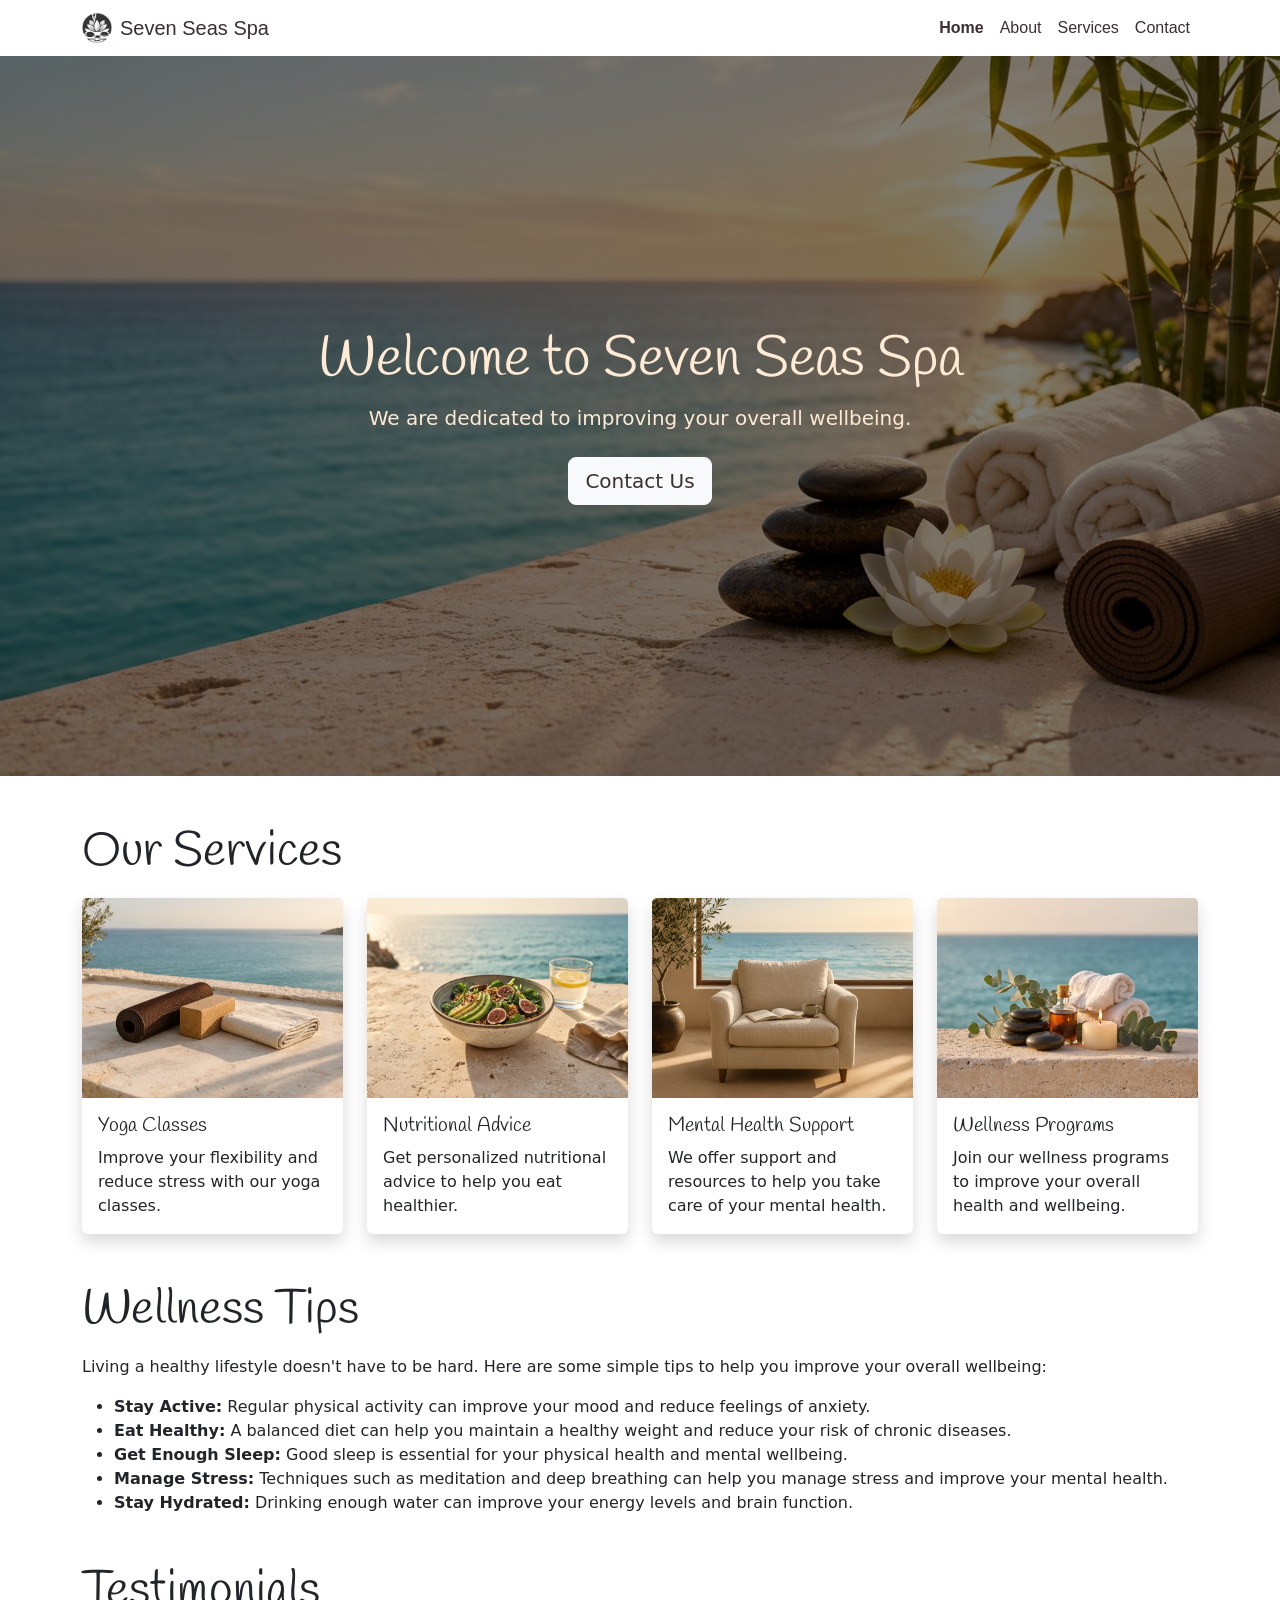
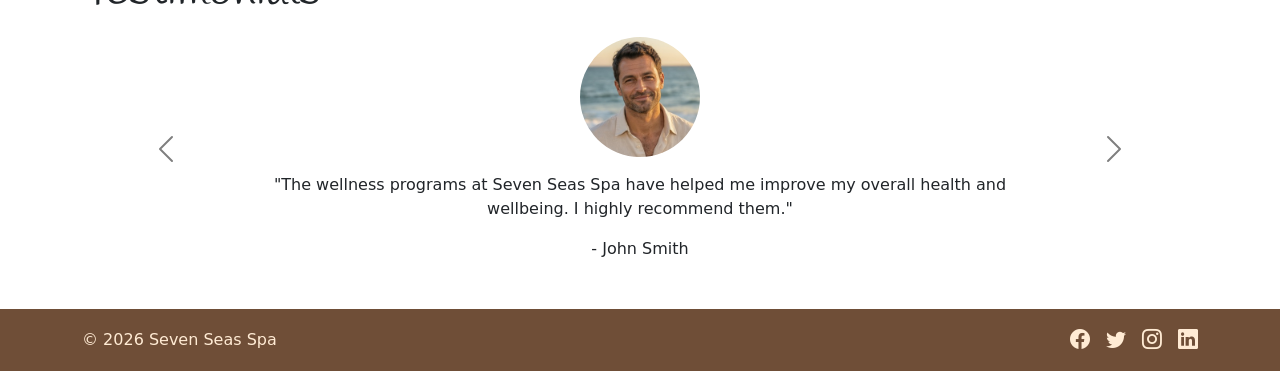
<file: index.html>
<!DOCTYPE html>
<html lang="en">
<head>
    <meta charset="UTF-8">
    <meta name="viewport" content="width=device-width, initial-scale=1.0">
    <title>Seven Seas Spa</title>
    <!-- Bootstrap CSS -->
    <link href="https://cdn.jsdelivr.net/npm/bootstrap@5.3.9/dist/css/bootstrap.min.css" rel="stylesheet" integrity="sha384-yEPZ7jP9S0QKiUQ0m3jjsO4ProIW7wvR9gXkI7JOGa2XVsw53Yke2bsdkBbjmmiX" crossorigin="anonymous">
    <!-- Bootstrap Icons -->
    <link href="https://cdn.jsdelivr.net/npm/bootstrap-icons@1.13.2/font/bootstrap-icons.min.css" rel="stylesheet" integrity="sha384-nWN3KqaaVcbEsCjLSV+2jMjh62Iny/+mN3srM8TZeM8N6aj7eDl5wwYggjAJ4/sJ" crossorigin="anonymous">
    <!-- Google Fonts -->
    <link rel="preconnect" href="https://fonts.googleapis.com">
    <link rel="preconnect" href="https://fonts.gstatic.com" crossorigin>
    <link href="https://fonts.googleapis.com/css2?family=Handlee&display=swap" rel="stylesheet">
    <!-- Custom CSS -->
    <link href="assets/css/style.css" rel="stylesheet">
</head>
<body class="d-flex flex-column min-vh-100">
    <header class="sticky-top">
        <nav class="navbar navbar-expand-lg navbar-light bg-white" aria-label="Main navigation">
            <div class="container">
                <a class="navbar-brand d-flex align-items-center" href="index.html">
                    <img src="assets/images/logo.png" alt="" width="30" height="30" class="me-2">
                    Seven Seas Spa
                </a>
                <button class="navbar-toggler" type="button" data-bs-toggle="collapse" data-bs-target="#navbarNav" aria-controls="navbarNav" aria-expanded="false" aria-label="Toggle navigation">
                    <span class="navbar-toggler-icon"></span>
                </button>
                <div class="collapse navbar-collapse" id="navbarNav">
                    <ul class="navbar-nav ms-auto">
                        <li class="nav-item">
                            <a class="nav-link active" aria-current="page" href="index.html">Home</a>
                        </li>
                        <li class="nav-item">
                            <a class="nav-link" href="about.html">About</a>
                        </li>
                        <li class="nav-item">
                            <a class="nav-link" href="services.html">Services</a>
                        </li>
                        <li class="nav-item">
                            <a class="nav-link" href="contact.html">Contact</a>
                        </li>
                    </ul>
                </div>
            </div>
        </nav>
    </header>

    <main>
        <!-- Hero -->
        <section class="hero position-relative">
            <img src="assets/images/hero.jpg" class="hero-img d-block w-100" width="1920" height="1084" alt="Massage stones, a white lotus flower, rolled towels and a yoga mat on a terrace overlooking a calm sea at sunset">
            <div class="hero-content position-absolute top-0 start-0 w-100 h-100 d-flex align-items-center">
                <div class="container-fluid px-4 px-lg-5">
                    <div class="hero-text text-center mx-auto">
                        <h1 class="display-4"><span class="hero-welcome">Welcome to</span> Seven Seas Spa</h1>
                        <p class="lead mb-4">We are dedicated to improving your overall wellbeing.</p>
                        <a href="contact.html" class="btn btn-light btn-lg">Contact Us</a>
                    </div>
                </div>
            </div>
        </section>

        <!-- Our Services -->
        <section class="container py-5" aria-labelledby="services-heading">
            <h2 id="services-heading" class="display-5 mb-3">Our Services</h2>
            <div class="row row-cols-1 row-cols-md-2 row-cols-lg-4 g-4">
                <div class="col">
                    <div class="card service-card h-100 border-0 shadow">
                        <img src="assets/images/services/yoga_new.jpg" class="card-img-top" width="900" height="600" alt="Rolled yoga mat, cork block and folded blanket on a terrace overlooking the sea">
                        <div class="card-body">
                            <h3 class="card-title h5">Yoga Classes</h3>
                            <p class="card-text">Improve your flexibility and reduce stress with our yoga classes.</p>
                        </div>
                    </div>
                </div>
                <div class="col">
                    <div class="card service-card h-100 border-0 shadow">
                        <img src="assets/images/services/nutrition_new.jpg" class="card-img-top" width="900" height="600" alt="Bowl of salad with figs and avocado beside a glass of lemon water">
                        <div class="card-body">
                            <h3 class="card-title h5">Nutritional Advice</h3>
                            <p class="card-text">Get personalized nutritional advice to help you eat healthier.</p>
                        </div>
                    </div>
                </div>
                <div class="col">
                    <div class="card service-card h-100 border-0 shadow">
                        <img src="assets/images/services/mental_health_new.jpg" class="card-img-top" width="900" height="600" alt="Cream armchair with an open journal and a cup of tea beside a window overlooking the sea">
                        <div class="card-body">
                            <h3 class="card-title h5">Mental Health Support</h3>
                            <p class="card-text">We offer support and resources to help you take care of your mental health.</p>
                        </div>
                    </div>
                </div>
                <div class="col">
                    <div class="card service-card h-100 border-0 shadow">
                        <img src="assets/images/services/wellness_new.jpg" class="card-img-top" width="900" height="600" alt="Massage stones, oil, a lit candle, rolled towels and eucalyptus on a ledge by the sea">
                        <div class="card-body">
                            <h3 class="card-title h5">Wellness Programs</h3>
                            <p class="card-text">Join our wellness programs to improve your overall health and wellbeing.</p>
                        </div>
                    </div>
                </div>
            </div>
        </section>

        <!-- Wellness Tips -->
        <section class="container pb-5" aria-labelledby="tips-heading">
            <h2 id="tips-heading" class="display-5 mb-3">Wellness Tips</h2>
            <p>Living a healthy lifestyle doesn't have to be hard. Here are some simple tips to help you improve your overall wellbeing:</p>
            <ul class="mb-0">
                <li><strong>Stay Active:</strong> Regular physical activity can improve your mood and reduce feelings of anxiety.</li>
                <li><strong>Eat Healthy:</strong> A balanced diet can help you maintain a healthy weight and reduce your risk of chronic diseases.</li>
                <li><strong>Get Enough Sleep:</strong> Good sleep is essential for your physical health and mental wellbeing.</li>
                <li><strong>Manage Stress:</strong> Techniques such as meditation and deep breathing can help you manage stress and improve your mental health.</li>
                <li><strong>Stay Hydrated:</strong> Drinking enough water can improve your energy levels and brain function.</li>
            </ul>
        </section>

        <!-- Testimonials -->
        <section class="container pb-5" aria-labelledby="testimonials-heading">
            <h2 id="testimonials-heading" class="display-5 mb-3">Testimonials</h2>
            <div id="testimonialCarousel" class="carousel slide" data-bs-theme="dark" role="region" aria-label="Client testimonials">
                <div class="carousel-inner">
                    <div class="carousel-item active">
                        <figure class="text-center mb-0">
                            <img src="assets/images/testimonials/john_smith.jpg" class="testimonial-img rounded-circle mb-3" width="300" height="300" alt="John Smith">
                            <blockquote>
                                <p>"The wellness programs at Seven Seas Spa have helped me improve my overall health and wellbeing. I highly recommend them."</p>
                            </blockquote>
                            <figcaption>- John Smith</figcaption>
                        </figure>
                    </div>
                    <div class="carousel-item">
                        <figure class="text-center mb-0">
                            <img src="assets/images/testimonials/susan_clarke.jpg" class="testimonial-img rounded-circle mb-3" width="300" height="300" alt="Susan Clarke">
                            <blockquote>
                                <p>"The nutritional advice was practical and easy to follow. I have more energy and feel better than I have in years."</p>
                            </blockquote>
                            <figcaption>- Susan Clarke</figcaption>
                        </figure>
                    </div>
                    <div class="carousel-item">
                        <figure class="text-center mb-0">
                            <img src="assets/images/testimonials/maya_brown.jpg" class="testimonial-img rounded-circle mb-3" width="300" height="300" alt="Maya Brown">
                            <blockquote>
                                <p>"The mental health support gave me the tools to manage stress. Everyone was kind, patient and welcoming."</p>
                            </blockquote>
                            <figcaption>- Maya Brown</figcaption>
                        </figure>
                    </div>
                </div>
                <button class="carousel-control-prev" type="button" data-bs-target="#testimonialCarousel" data-bs-slide="prev">
                    <span class="carousel-control-prev-icon" aria-hidden="true"></span>
                    <span class="visually-hidden">Previous</span>
                </button>
                <button class="carousel-control-next" type="button" data-bs-target="#testimonialCarousel" data-bs-slide="next">
                    <span class="carousel-control-next-icon" aria-hidden="true"></span>
                    <span class="visually-hidden">Next</span>
                </button>
            </div>
        </section>
    </main>

    <footer class="site-footer py-3 mt-auto">
        <div class="container d-flex flex-wrap justify-content-between align-items-center gap-2">
            <p class="mb-0">&copy; 2026 Seven Seas Spa</p>
            <ul class="list-unstyled d-flex gap-3 mb-0">
                <li>
                    <a href="https://www.facebook.com/" target="_blank" rel="noopener noreferrer" aria-label="Facebook (opens in a new tab)"><i class="bi bi-facebook" aria-hidden="true"></i></a>
                </li>
                <li>
                    <a href="https://x.com/" target="_blank" rel="noopener noreferrer" aria-label="Twitter (opens in a new tab)"><i class="bi bi-twitter" aria-hidden="true"></i></a>
                </li>
                <li>
                    <a href="https://www.instagram.com/" target="_blank" rel="noopener noreferrer" aria-label="Instagram (opens in a new tab)"><i class="bi bi-instagram" aria-hidden="true"></i></a>
                </li>
                <li>
                    <a href="https://www.linkedin.com/" target="_blank" rel="noopener noreferrer" aria-label="LinkedIn (opens in a new tab)"><i class="bi bi-linkedin" aria-hidden="true"></i></a>
                </li>
            </ul>
        </div>
    </footer>

    <!-- Bootstrap JS bundle (includes Popper) -->
    <script src="https://cdn.jsdelivr.net/npm/bootstrap@5.3.9/dist/js/bootstrap.bundle.min.js" integrity="sha384-WyOxWvTyr1QaMPfiPJSv76iReVthorl5uWlFtZPyK0IEB0hGzo9y5Bp9mYanr8Bu" crossorigin="anonymous"></script>
</body>
</html>
</file>
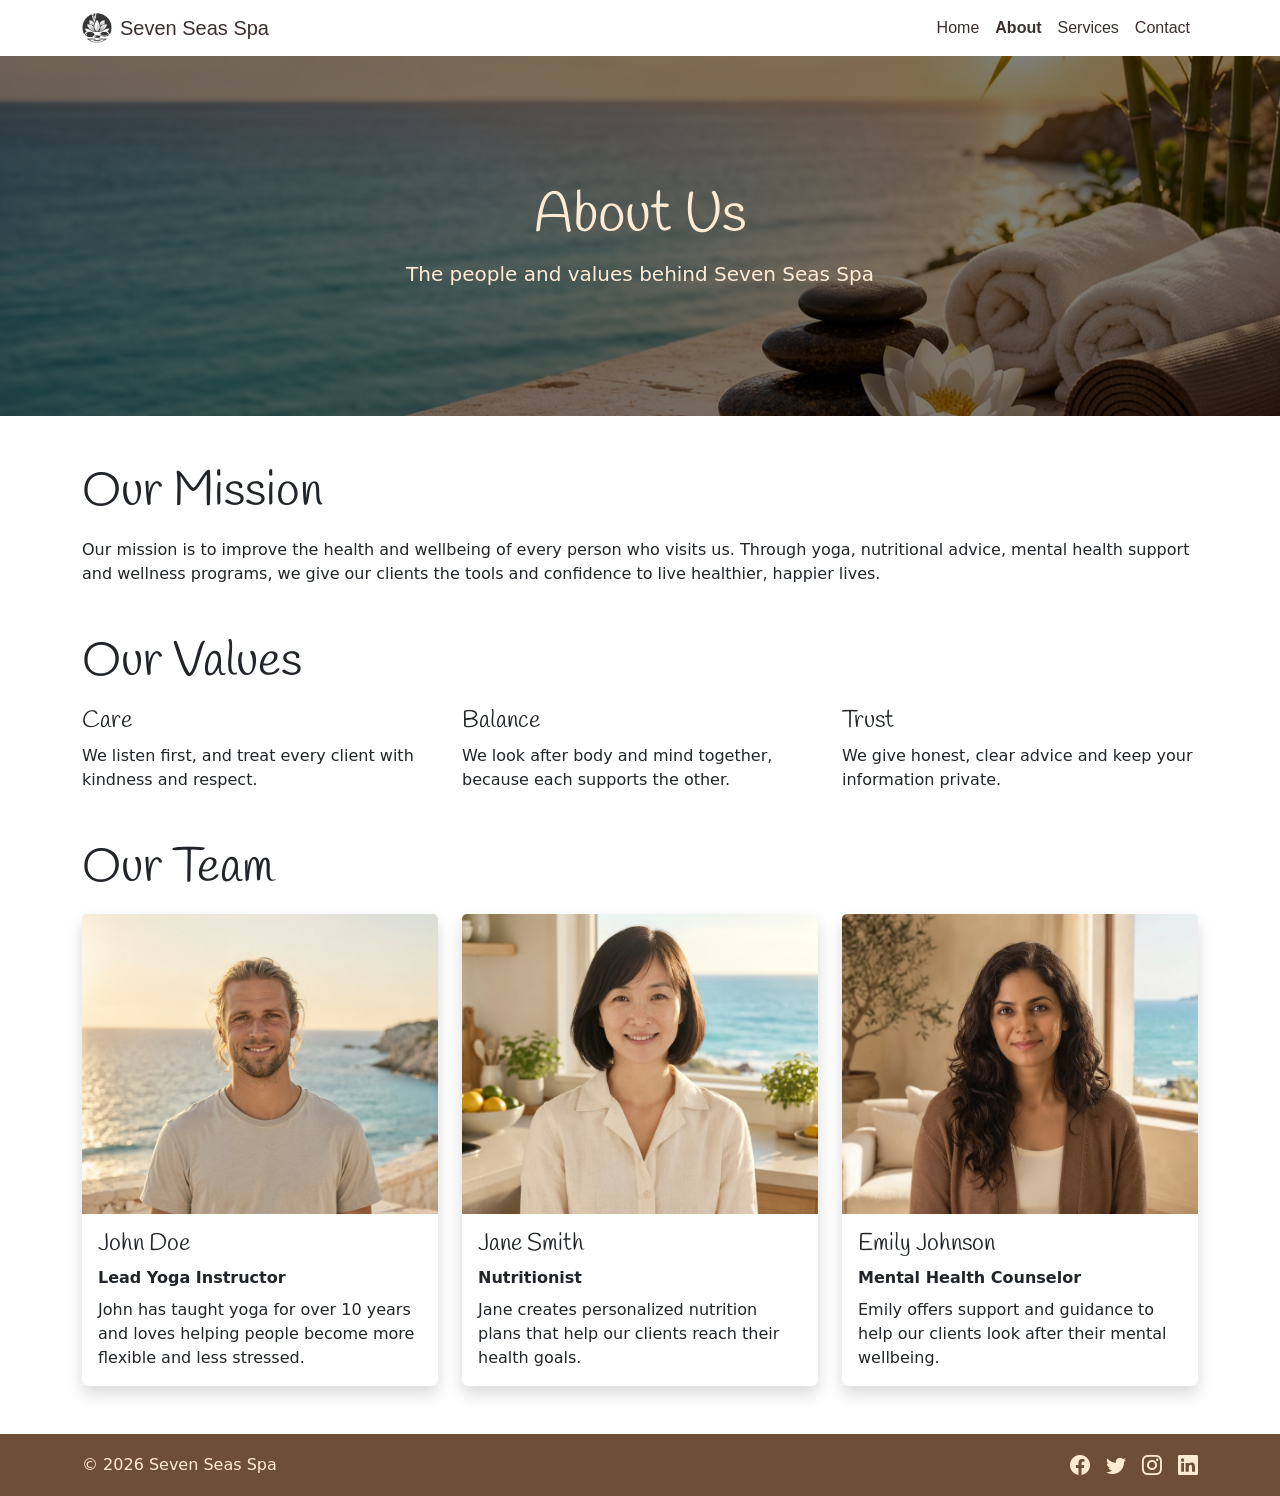
<file: about.html>
<!DOCTYPE html>
<html lang="en">
<head>
    <meta charset="UTF-8">
    <meta name="viewport" content="width=device-width, initial-scale=1.0">
    <title>About | Seven Seas Spa</title>
    <!-- Bootstrap CSS -->
    <link href="https://cdn.jsdelivr.net/npm/bootstrap@5.3.9/dist/css/bootstrap.min.css" rel="stylesheet" integrity="sha384-yEPZ7jP9S0QKiUQ0m3jjsO4ProIW7wvR9gXkI7JOGa2XVsw53Yke2bsdkBbjmmiX" crossorigin="anonymous">
    <!-- Bootstrap Icons -->
    <link href="https://cdn.jsdelivr.net/npm/bootstrap-icons@1.13.2/font/bootstrap-icons.min.css" rel="stylesheet" integrity="sha384-nWN3KqaaVcbEsCjLSV+2jMjh62Iny/+mN3srM8TZeM8N6aj7eDl5wwYggjAJ4/sJ" crossorigin="anonymous">
    <!-- Google Fonts -->
    <link rel="preconnect" href="https://fonts.googleapis.com">
    <link rel="preconnect" href="https://fonts.gstatic.com" crossorigin>
    <link href="https://fonts.googleapis.com/css2?family=Handlee&display=swap" rel="stylesheet">
    <!-- Custom CSS -->
    <link href="assets/css/style.css" rel="stylesheet">
</head>
<body class="d-flex flex-column min-vh-100">
    <header class="sticky-top">
        <nav class="navbar navbar-expand-lg navbar-light bg-white" aria-label="Main navigation">
            <div class="container">
                <a class="navbar-brand d-flex align-items-center" href="index.html">
                    <img src="assets/images/logo.png" alt="" width="30" height="30" class="me-2">
                    Seven Seas Spa
                </a>
                <button class="navbar-toggler" type="button" data-bs-toggle="collapse" data-bs-target="#navbarNav" aria-controls="navbarNav" aria-expanded="false" aria-label="Toggle navigation">
                    <span class="navbar-toggler-icon"></span>
                </button>
                <div class="collapse navbar-collapse" id="navbarNav">
                    <ul class="navbar-nav ms-auto">
                        <li class="nav-item">
                            <a class="nav-link" href="index.html">Home</a>
                        </li>
                        <li class="nav-item">
                            <a class="nav-link active" aria-current="page" href="about.html">About</a>
                        </li>
                        <li class="nav-item">
                            <a class="nav-link" href="services.html">Services</a>
                        </li>
                        <li class="nav-item">
                            <a class="nav-link" href="contact.html">Contact</a>
                        </li>
                    </ul>
                </div>
            </div>
        </nav>
    </header>

    <main>
        <!-- Hero -->
        <section class="hero hero-small position-relative">
            <img src="assets/images/hero.jpg" class="hero-img d-block w-100" width="1920" height="1084" alt="Massage stones, a white lotus flower, rolled towels and a yoga mat on a terrace overlooking a calm sea at sunset">
            <div class="hero-content position-absolute top-0 start-0 w-100 h-100 d-flex align-items-center">
                <div class="container">
                    <div class="hero-text text-center mx-auto">
                        <h1 class="display-4">About Us</h1>
                        <p class="lead mb-0">The people and values behind Seven Seas Spa</p>
                    </div>
                </div>
            </div>
        </section>

        <!-- Mission -->
        <section class="container py-5" aria-labelledby="mission-heading">
            <h2 id="mission-heading" class="display-5 mb-3">Our Mission</h2>
            <p class="mb-0">Our mission is to improve the health and wellbeing of every person who visits us. Through yoga, nutritional advice, mental health support and wellness programs, we give our clients the tools and confidence to live healthier, happier lives.</p>
        </section>

        <!-- Values -->
        <section class="container pb-5" aria-labelledby="values-heading">
            <h2 id="values-heading" class="display-5 mb-3">Our Values</h2>
            <div class="row row-cols-1 row-cols-md-3 g-4">
                <div class="col">
                    <h3 class="h4">Care</h3>
                    <p class="mb-0">We listen first, and treat every client with kindness and respect.</p>
                </div>
                <div class="col">
                    <h3 class="h4">Balance</h3>
                    <p class="mb-0">We look after body and mind together, because each supports the other.</p>
                </div>
                <div class="col">
                    <h3 class="h4">Trust</h3>
                    <p class="mb-0">We give honest, clear advice and keep your information private.</p>
                </div>
            </div>
        </section>

        <!-- Team -->
        <section class="container pb-5" aria-labelledby="team-heading">
            <h2 id="team-heading" class="display-5 mb-3">Our Team</h2>
            <div class="row row-cols-1 row-cols-md-2 row-cols-lg-3 g-4">
                <div class="col">
                    <div class="card team-card h-100 border-0 shadow">
                        <img src="assets/images/team/john_doe_new.jpg" class="card-img-top" width="800" height="800" alt="John Doe">
                        <div class="card-body">
                            <h3 class="card-title h4">John Doe</h3>
                            <p class="fw-bold mb-2">Lead Yoga Instructor</p>
                            <p class="card-text">John has taught yoga for over 10 years and loves helping people become more flexible and less stressed.</p>
                        </div>
                    </div>
                </div>
                <div class="col">
                    <div class="card team-card h-100 border-0 shadow">
                        <img src="assets/images/team/jane_smith_new.jpg" class="card-img-top" width="800" height="800" alt="Jane Smith">
                        <div class="card-body">
                            <h3 class="card-title h4">Jane Smith</h3>
                            <p class="fw-bold mb-2">Nutritionist</p>
                            <p class="card-text">Jane creates personalized nutrition plans that help our clients reach their health goals.</p>
                        </div>
                    </div>
                </div>
                <div class="col">
                    <div class="card team-card h-100 border-0 shadow">
                        <img src="assets/images/team/emily_johnson_new.jpg" class="card-img-top" width="800" height="800" alt="Emily Johnson">
                        <div class="card-body">
                            <h3 class="card-title h4">Emily Johnson</h3>
                            <p class="fw-bold mb-2">Mental Health Counselor</p>
                            <p class="card-text">Emily offers support and guidance to help our clients look after their mental wellbeing.</p>
                        </div>
                    </div>
                </div>
            </div>
        </section>
    </main>

    <footer class="site-footer py-3 mt-auto">
        <div class="container d-flex flex-wrap justify-content-between align-items-center gap-2">
            <p class="mb-0">&copy; 2026 Seven Seas Spa</p>
            <ul class="list-unstyled d-flex gap-3 mb-0">
                <li>
                    <a href="https://www.facebook.com/" target="_blank" rel="noopener noreferrer" aria-label="Facebook (opens in a new tab)"><i class="bi bi-facebook" aria-hidden="true"></i></a>
                </li>
                <li>
                    <a href="https://x.com/" target="_blank" rel="noopener noreferrer" aria-label="Twitter (opens in a new tab)"><i class="bi bi-twitter" aria-hidden="true"></i></a>
                </li>
                <li>
                    <a href="https://www.instagram.com/" target="_blank" rel="noopener noreferrer" aria-label="Instagram (opens in a new tab)"><i class="bi bi-instagram" aria-hidden="true"></i></a>
                </li>
                <li>
                    <a href="https://www.linkedin.com/" target="_blank" rel="noopener noreferrer" aria-label="LinkedIn (opens in a new tab)"><i class="bi bi-linkedin" aria-hidden="true"></i></a>
                </li>
            </ul>
        </div>
    </footer>

    <!-- Bootstrap JS bundle (includes Popper) -->
    <script src="https://cdn.jsdelivr.net/npm/bootstrap@5.3.9/dist/js/bootstrap.bundle.min.js" integrity="sha384-WyOxWvTyr1QaMPfiPJSv76iReVthorl5uWlFtZPyK0IEB0hGzo9y5Bp9mYanr8Bu" crossorigin="anonymous"></script>
</body>
</html>
</file>
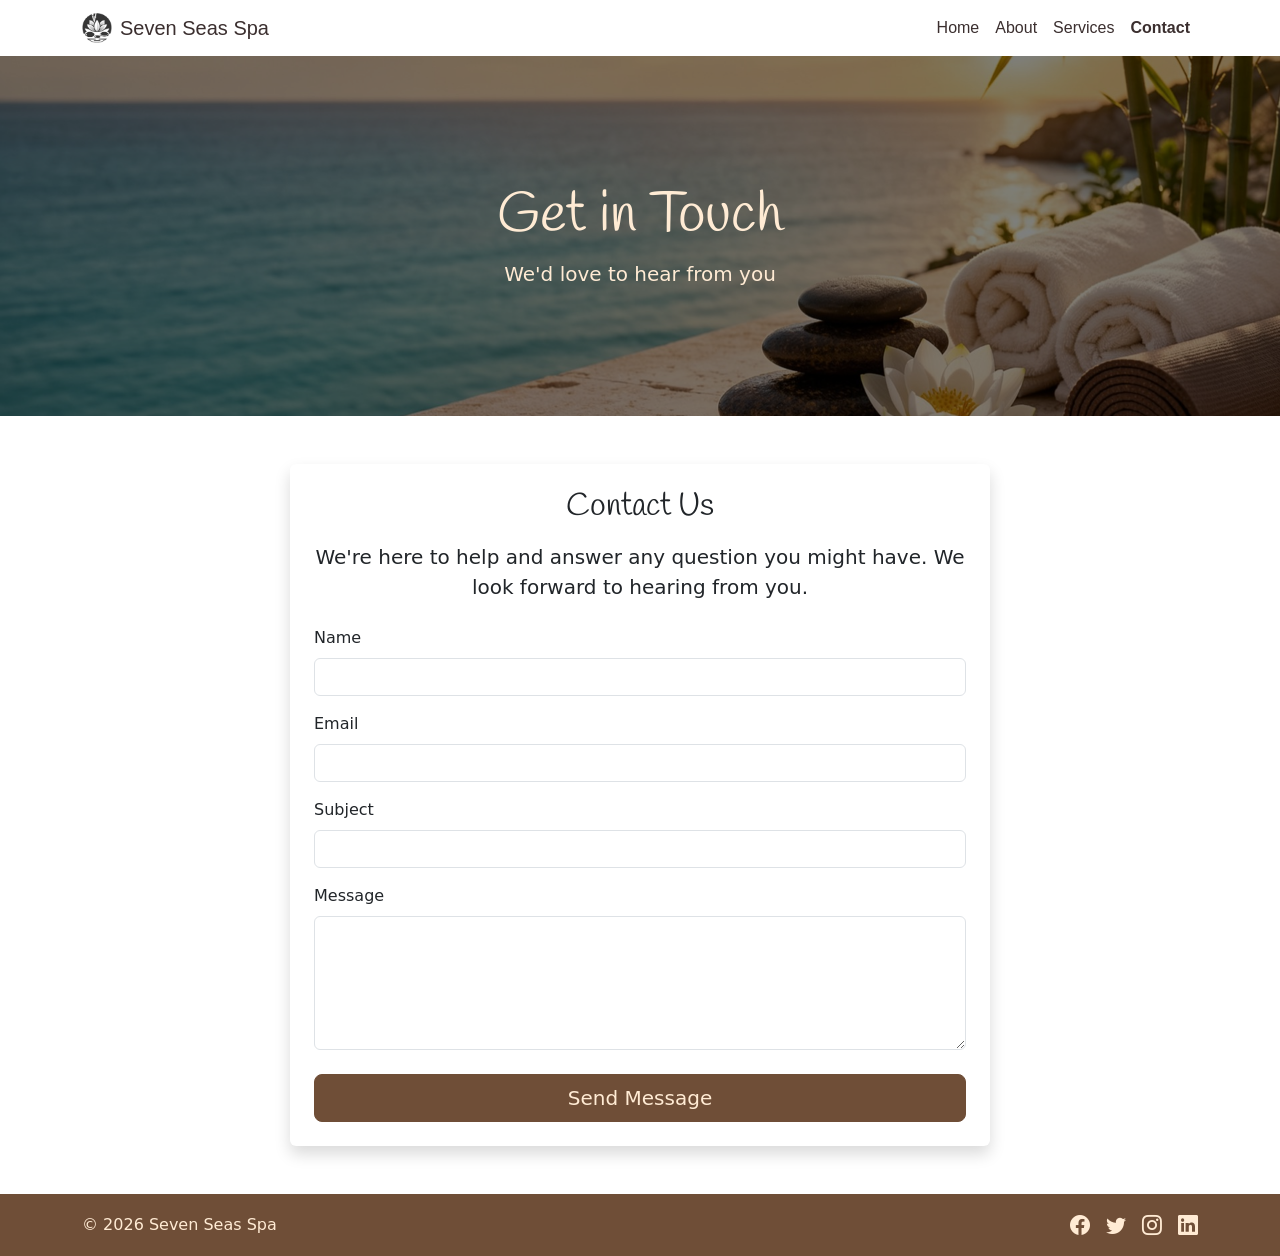
<file: contact.html>
<!DOCTYPE html>
<html lang="en">
<head>
    <meta charset="UTF-8">
    <meta name="viewport" content="width=device-width, initial-scale=1.0">
    <title>Contact | Seven Seas Spa</title>
    <!-- Bootstrap CSS -->
    <link href="https://cdn.jsdelivr.net/npm/bootstrap@5.3.9/dist/css/bootstrap.min.css" rel="stylesheet" integrity="sha384-yEPZ7jP9S0QKiUQ0m3jjsO4ProIW7wvR9gXkI7JOGa2XVsw53Yke2bsdkBbjmmiX" crossorigin="anonymous">
    <!-- Bootstrap Icons -->
    <link href="https://cdn.jsdelivr.net/npm/bootstrap-icons@1.13.2/font/bootstrap-icons.min.css" rel="stylesheet" integrity="sha384-nWN3KqaaVcbEsCjLSV+2jMjh62Iny/+mN3srM8TZeM8N6aj7eDl5wwYggjAJ4/sJ" crossorigin="anonymous">
    <!-- Google Fonts -->
    <link rel="preconnect" href="https://fonts.googleapis.com">
    <link rel="preconnect" href="https://fonts.gstatic.com" crossorigin>
    <link href="https://fonts.googleapis.com/css2?family=Handlee&display=swap" rel="stylesheet">
    <!-- Custom CSS -->
    <link href="assets/css/style.css" rel="stylesheet">
</head>
<body class="d-flex flex-column min-vh-100">
    <header class="sticky-top">
        <nav class="navbar navbar-expand-lg navbar-light bg-white" aria-label="Main navigation">
            <div class="container">
                <a class="navbar-brand d-flex align-items-center" href="index.html">
                    <img src="assets/images/logo.png" alt="" width="30" height="30" class="me-2">
                    Seven Seas Spa
                </a>
                <button class="navbar-toggler" type="button" data-bs-toggle="collapse" data-bs-target="#navbarNav" aria-controls="navbarNav" aria-expanded="false" aria-label="Toggle navigation">
                    <span class="navbar-toggler-icon"></span>
                </button>
                <div class="collapse navbar-collapse" id="navbarNav">
                    <ul class="navbar-nav ms-auto">
                        <li class="nav-item">
                            <a class="nav-link" href="index.html">Home</a>
                        </li>
                        <li class="nav-item">
                            <a class="nav-link" href="about.html">About</a>
                        </li>
                        <li class="nav-item">
                            <a class="nav-link" href="services.html">Services</a>
                        </li>
                        <li class="nav-item">
                            <a class="nav-link active" aria-current="page" href="contact.html">Contact</a>
                        </li>
                    </ul>
                </div>
            </div>
        </nav>
    </header>

    <main>
        <!-- Hero -->
        <section class="hero hero-small position-relative">
            <img src="assets/images/hero.jpg" class="hero-img d-block w-100" width="1920" height="1084" alt="Massage stones, a white lotus flower, rolled towels and a yoga mat on a terrace overlooking a calm sea at sunset">
            <div class="hero-content position-absolute top-0 start-0 w-100 h-100 d-flex align-items-center">
                <div class="container">
                    <div class="hero-text text-center mx-auto">
                        <h1 class="display-4">Get in Touch</h1>
                        <p class="lead mb-0">We'd love to hear from you</p>
                    </div>
                </div>
            </div>
        </section>

        <!-- Content -->
        <section class="container py-5" aria-labelledby="contact-heading">
            <div class="card contact-form border-0 shadow p-4 mx-auto">
                <h2 id="contact-heading" class="text-center mb-3">Contact Us</h2>
                <p class="lead text-center mb-4">We're here to help and answer any question you might have. We look forward to hearing from you.</p>
                <form id="contactForm" action="thank-you.html">
                    <div class="mb-3">
                        <label for="name" class="form-label">Name</label>
                        <input type="text" class="form-control" id="name" name="name" autocomplete="name" required>
                    </div>
                    <div class="mb-3">
                        <label for="email" class="form-label">Email</label>
                        <input type="email" class="form-control" id="email" name="email" autocomplete="email" required>
                    </div>
                    <div class="mb-3">
                        <label for="subject" class="form-label">Subject</label>
                        <input type="text" class="form-control" id="subject" name="subject" required>
                    </div>
                    <div class="mb-4">
                        <label for="message" class="form-label">Message</label>
                        <textarea class="form-control" id="message" name="message" rows="5" required></textarea>
                    </div>
                    <div class="d-grid">
                        <button type="submit" class="btn btn-brown btn-lg">Send Message</button>
                    </div>
                </form>
            </div>
        </section>
    </main>

    <footer class="site-footer py-3 mt-auto">
        <div class="container d-flex flex-wrap justify-content-between align-items-center gap-2">
            <p class="mb-0">&copy; 2026 Seven Seas Spa</p>
            <ul class="list-unstyled d-flex gap-3 mb-0">
                <li>
                    <a href="https://www.facebook.com/" target="_blank" rel="noopener noreferrer" aria-label="Facebook (opens in a new tab)"><i class="bi bi-facebook" aria-hidden="true"></i></a>
                </li>
                <li>
                    <a href="https://x.com/" target="_blank" rel="noopener noreferrer" aria-label="Twitter (opens in a new tab)"><i class="bi bi-twitter" aria-hidden="true"></i></a>
                </li>
                <li>
                    <a href="https://www.instagram.com/" target="_blank" rel="noopener noreferrer" aria-label="Instagram (opens in a new tab)"><i class="bi bi-instagram" aria-hidden="true"></i></a>
                </li>
                <li>
                    <a href="https://www.linkedin.com/" target="_blank" rel="noopener noreferrer" aria-label="LinkedIn (opens in a new tab)"><i class="bi bi-linkedin" aria-hidden="true"></i></a>
                </li>
            </ul>
        </div>
    </footer>

    <!-- Bootstrap JS bundle (includes Popper) -->
    <script src="https://cdn.jsdelivr.net/npm/bootstrap@5.3.9/dist/js/bootstrap.bundle.min.js" integrity="sha384-WyOxWvTyr1QaMPfiPJSv76iReVthorl5uWlFtZPyK0IEB0hGzo9y5Bp9mYanr8Bu" crossorigin="anonymous"></script>
    <!-- Custom JS -->
    <script src="assets/js/contact.js"></script>
</body>
</html>
</file>
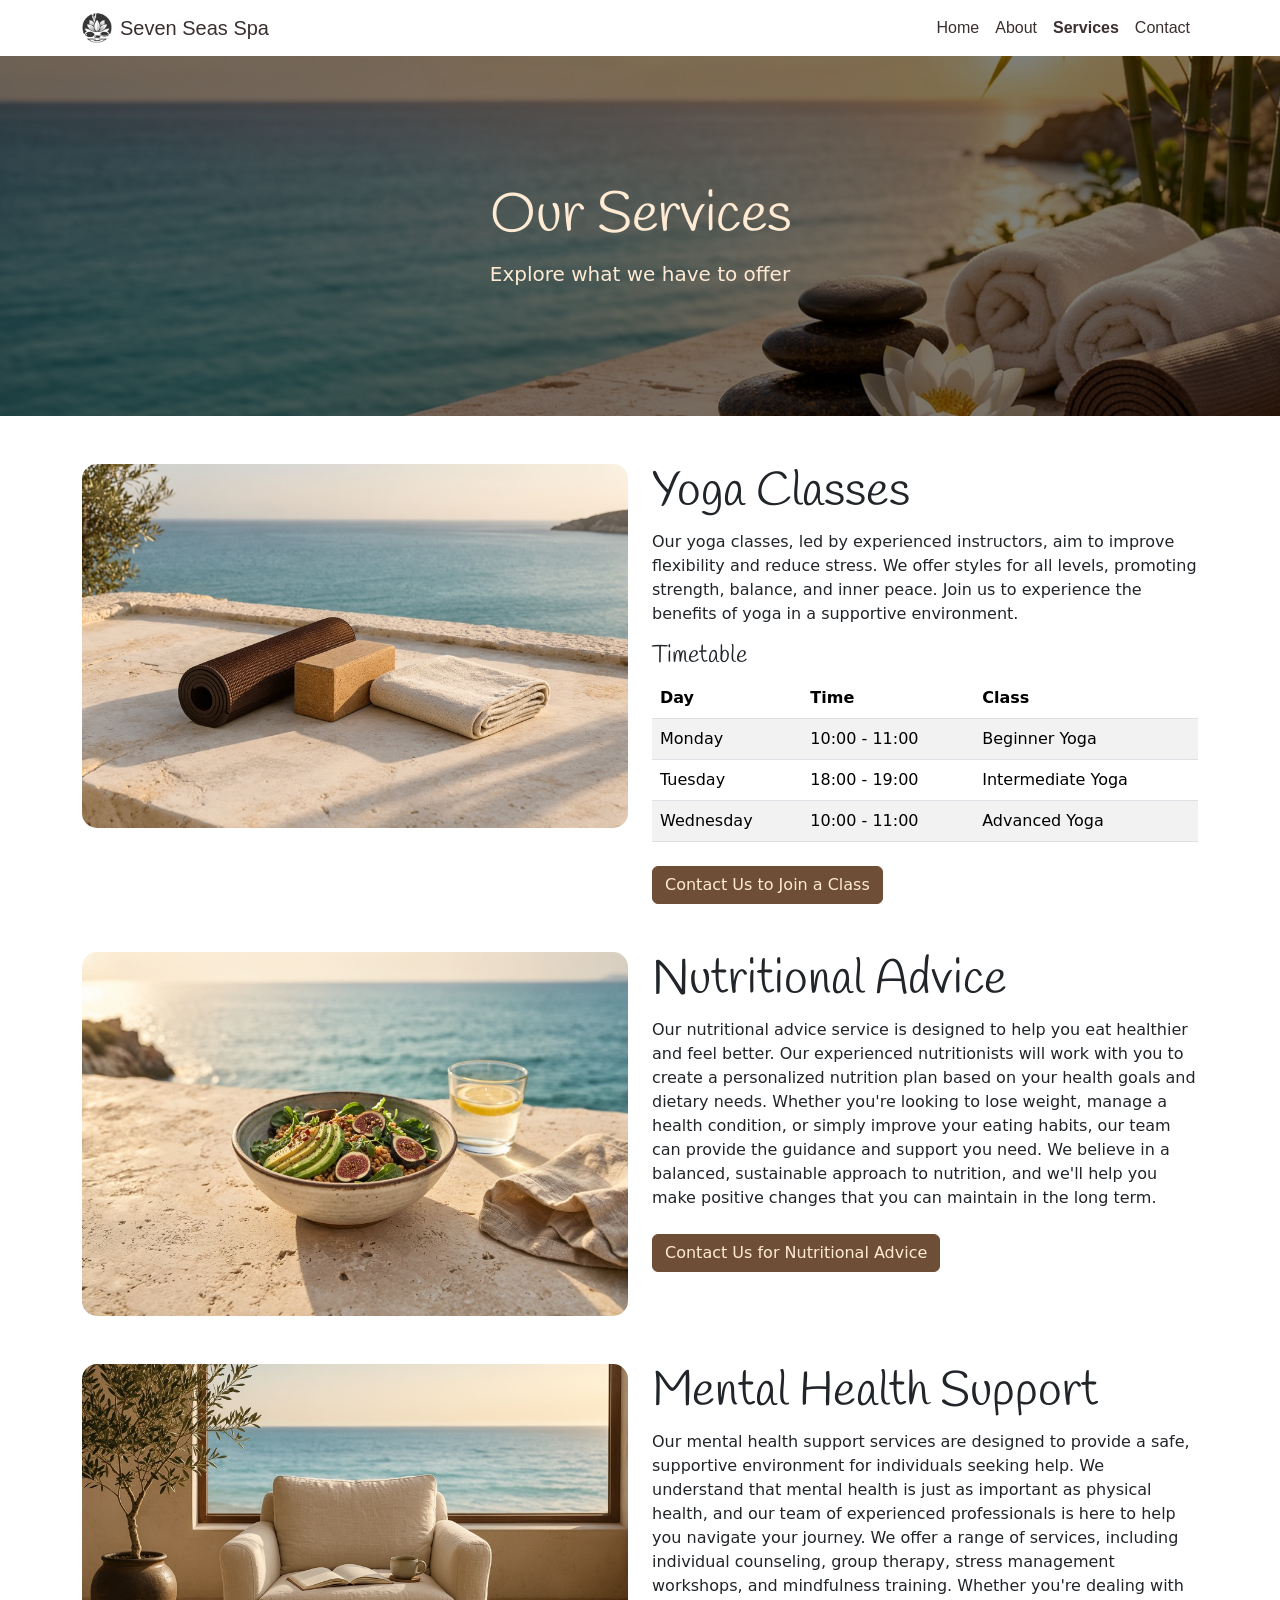
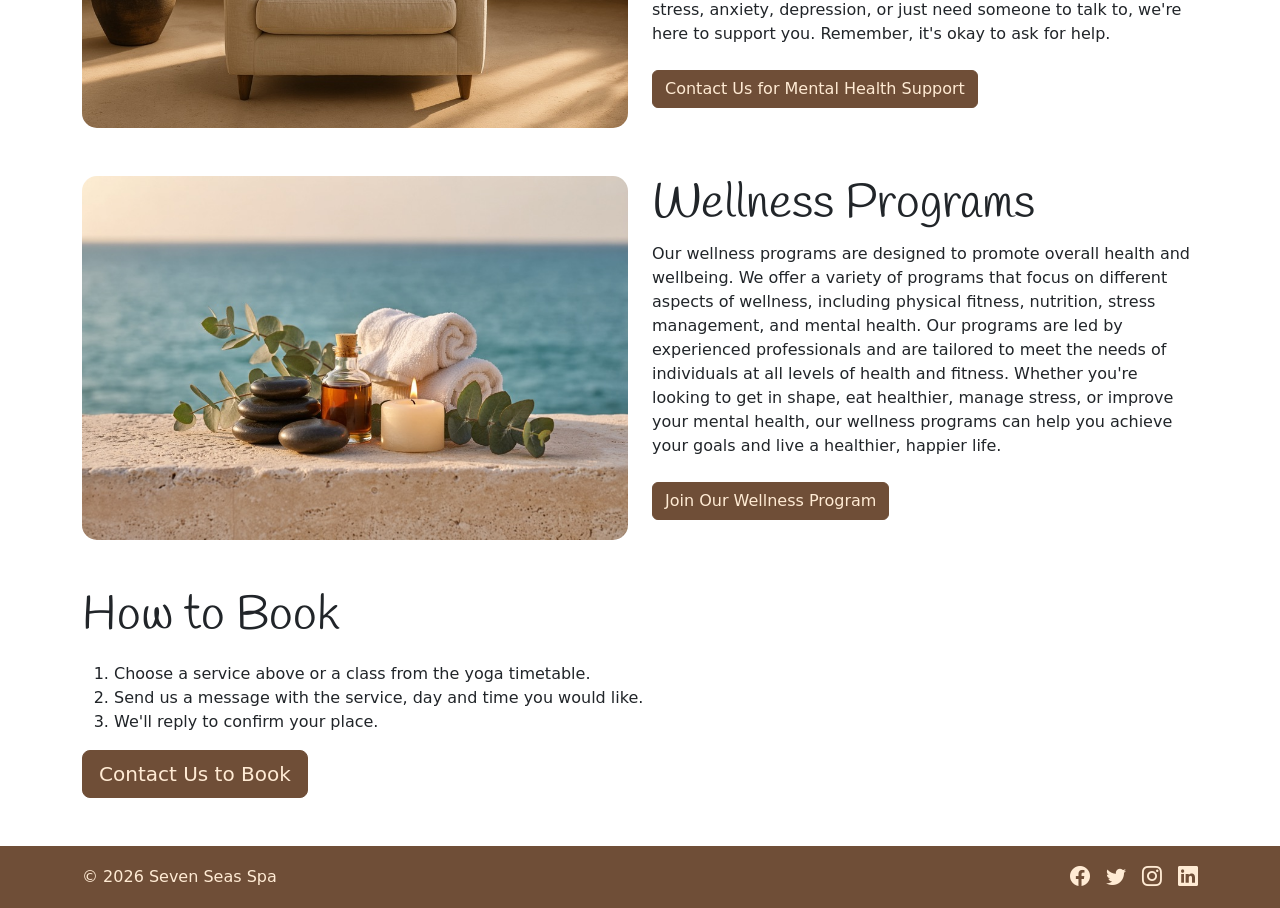
<file: services.html>
<!DOCTYPE html>
<html lang="en">
<head>
    <meta charset="UTF-8">
    <meta name="viewport" content="width=device-width, initial-scale=1.0">
    <title>Services | Seven Seas Spa</title>
    <!-- Bootstrap CSS -->
    <link href="https://cdn.jsdelivr.net/npm/bootstrap@5.3.9/dist/css/bootstrap.min.css" rel="stylesheet" integrity="sha384-yEPZ7jP9S0QKiUQ0m3jjsO4ProIW7wvR9gXkI7JOGa2XVsw53Yke2bsdkBbjmmiX" crossorigin="anonymous">
    <!-- Bootstrap Icons -->
    <link href="https://cdn.jsdelivr.net/npm/bootstrap-icons@1.13.2/font/bootstrap-icons.min.css" rel="stylesheet" integrity="sha384-nWN3KqaaVcbEsCjLSV+2jMjh62Iny/+mN3srM8TZeM8N6aj7eDl5wwYggjAJ4/sJ" crossorigin="anonymous">
    <!-- Google Fonts -->
    <link rel="preconnect" href="https://fonts.googleapis.com">
    <link rel="preconnect" href="https://fonts.gstatic.com" crossorigin>
    <link href="https://fonts.googleapis.com/css2?family=Handlee&display=swap" rel="stylesheet">
    <!-- Custom CSS -->
    <link href="assets/css/style.css" rel="stylesheet">
</head>
<body class="d-flex flex-column min-vh-100">
    <header class="sticky-top">
        <nav class="navbar navbar-expand-lg navbar-light bg-white" aria-label="Main navigation">
            <div class="container">
                <a class="navbar-brand d-flex align-items-center" href="index.html">
                    <img src="assets/images/logo.png" alt="" width="30" height="30" class="me-2">
                    Seven Seas Spa
                </a>
                <button class="navbar-toggler" type="button" data-bs-toggle="collapse" data-bs-target="#navbarNav" aria-controls="navbarNav" aria-expanded="false" aria-label="Toggle navigation">
                    <span class="navbar-toggler-icon"></span>
                </button>
                <div class="collapse navbar-collapse" id="navbarNav">
                    <ul class="navbar-nav ms-auto">
                        <li class="nav-item">
                            <a class="nav-link" href="index.html">Home</a>
                        </li>
                        <li class="nav-item">
                            <a class="nav-link" href="about.html">About</a>
                        </li>
                        <li class="nav-item">
                            <a class="nav-link active" aria-current="page" href="services.html">Services</a>
                        </li>
                        <li class="nav-item">
                            <a class="nav-link" href="contact.html">Contact</a>
                        </li>
                    </ul>
                </div>
            </div>
        </nav>
    </header>

    <main>
        <!-- Hero -->
        <section class="hero hero-small position-relative">
            <img src="assets/images/hero.jpg" class="hero-img d-block w-100" width="1920" height="1084" alt="Massage stones, a white lotus flower, rolled towels and a yoga mat on a terrace overlooking a calm sea at sunset">
            <div class="hero-content position-absolute top-0 start-0 w-100 h-100 d-flex align-items-center">
                <div class="container">
                    <div class="hero-text text-center mx-auto">
                        <h1 class="display-4">Our Services</h1>
                        <p class="lead mb-0">Explore what we have to offer</p>
                    </div>
                </div>
            </div>
        </section>

        <!-- Yoga Classes -->
        <section class="container pt-5 pb-4" aria-labelledby="yoga-heading">
            <div class="row g-4 align-items-start">
                <div class="col-lg-6">
                    <img src="assets/images/services/yoga_new.jpg" class="img-fluid rounded-image" width="900" height="600" alt="Rolled yoga mat, cork block and folded blanket on a terrace overlooking the sea">
                </div>
                <div class="col-lg-6">
                    <h2 id="yoga-heading" class="display-5">Yoga Classes</h2>
                    <p>Our yoga classes, led by experienced instructors, aim to improve flexibility and reduce stress. We offer styles for all levels, promoting strength, balance, and inner peace. Join us to experience the benefits of yoga in a supportive environment.</p>
                    <h3 class="h4">Timetable</h3>
                    <div class="table-responsive">
                        <table class="table table-striped">
                            <thead>
                                <tr>
                                    <th scope="col">Day</th>
                                    <th scope="col">Time</th>
                                    <th scope="col">Class</th>
                                </tr>
                            </thead>
                            <tbody>
                                <tr>
                                    <td>Monday</td>
                                    <td>10:00 - 11:00</td>
                                    <td>Beginner Yoga</td>
                                </tr>
                                <tr>
                                    <td>Tuesday</td>
                                    <td>18:00 - 19:00</td>
                                    <td>Intermediate Yoga</td>
                                </tr>
                                <tr>
                                    <td>Wednesday</td>
                                    <td>10:00 - 11:00</td>
                                    <td>Advanced Yoga</td>
                                </tr>
                            </tbody>
                        </table>
                    </div>
                    <a href="contact.html" class="btn btn-brown mt-2">Contact Us to Join a Class</a>
                </div>
            </div>
        </section>

        <!-- Nutritional Advice -->
        <section class="container py-4" aria-labelledby="nutrition-heading">
            <div class="row g-4 align-items-start">
                <div class="col-lg-6">
                    <img src="assets/images/services/nutrition_new.jpg" class="img-fluid rounded-image" width="900" height="600" alt="Bowl of salad with figs and avocado beside a glass of lemon water">
                </div>
                <div class="col-lg-6">
                    <h2 id="nutrition-heading" class="display-5">Nutritional Advice</h2>
                    <p>Our nutritional advice service is designed to help you eat healthier and feel better. Our experienced nutritionists will work with you to create a personalized nutrition plan based on your health goals and dietary needs. Whether you're looking to lose weight, manage a health condition, or simply improve your eating habits, our team can provide the guidance and support you need. We believe in a balanced, sustainable approach to nutrition, and we'll help you make positive changes that you can maintain in the long term.</p>
                    <a href="contact.html" class="btn btn-brown mt-2">Contact Us for Nutritional Advice</a>
                </div>
            </div>
        </section>

        <!-- Mental Health Support -->
        <section class="container py-4" aria-labelledby="mental_health-heading">
            <div class="row g-4 align-items-start">
                <div class="col-lg-6">
                    <img src="assets/images/services/mental_health_new.jpg" class="img-fluid rounded-image" width="900" height="600" alt="Cream armchair with an open journal and a cup of tea beside a window overlooking the sea">
                </div>
                <div class="col-lg-6">
                    <h2 id="mental_health-heading" class="display-5">Mental Health Support</h2>
                    <p>Our mental health support services are designed to provide a safe, supportive environment for individuals seeking help. We understand that mental health is just as important as physical health, and our team of experienced professionals is here to help you navigate your journey. We offer a range of services, including individual counseling, group therapy, stress management workshops, and mindfulness training. Whether you're dealing with stress, anxiety, depression, or just need someone to talk to, we're here to support you. Remember, it's okay to ask for help.</p>
                    <a href="contact.html" class="btn btn-brown mt-2">Contact Us for Mental Health Support</a>
                </div>
            </div>
        </section>

        <!-- Wellness Programs -->
        <section class="container py-4" aria-labelledby="wellness-heading">
            <div class="row g-4 align-items-start">
                <div class="col-lg-6">
                    <img src="assets/images/services/wellness_new.jpg" class="img-fluid rounded-image" width="900" height="600" alt="Massage stones, oil, a lit candle, rolled towels and eucalyptus on a ledge by the sea">
                </div>
                <div class="col-lg-6">
                    <h2 id="wellness-heading" class="display-5">Wellness Programs</h2>
                    <p>Our wellness programs are designed to promote overall health and wellbeing. We offer a variety of programs that focus on different aspects of wellness, including physical fitness, nutrition, stress management, and mental health. Our programs are led by experienced professionals and are tailored to meet the needs of individuals at all levels of health and fitness. Whether you're looking to get in shape, eat healthier, manage stress, or improve your mental health, our wellness programs can help you achieve your goals and live a healthier, happier life.</p>
                    <a href="contact.html" class="btn btn-brown mt-2">Join Our Wellness Program</a>
                </div>
            </div>
        </section>

        <!-- How to Book -->
        <section class="container pt-4 pb-5" aria-labelledby="booking-heading">
            <h2 id="booking-heading" class="display-5 mb-3">How to Book</h2>
            <ol>
                <li>Choose a service above or a class from the yoga timetable.</li>
                <li>Send us a message with the service, day and time you would like.</li>
                <li>We'll reply to confirm your place.</li>
            </ol>
            <a href="contact.html" class="btn btn-brown btn-lg">Contact Us to Book</a>
        </section>
    </main>

    <footer class="site-footer py-3 mt-auto">
        <div class="container d-flex flex-wrap justify-content-between align-items-center gap-2">
            <p class="mb-0">&copy; 2026 Seven Seas Spa</p>
            <ul class="list-unstyled d-flex gap-3 mb-0">
                <li>
                    <a href="https://www.facebook.com/" target="_blank" rel="noopener noreferrer" aria-label="Facebook (opens in a new tab)"><i class="bi bi-facebook" aria-hidden="true"></i></a>
                </li>
                <li>
                    <a href="https://x.com/" target="_blank" rel="noopener noreferrer" aria-label="Twitter (opens in a new tab)"><i class="bi bi-twitter" aria-hidden="true"></i></a>
                </li>
                <li>
                    <a href="https://www.instagram.com/" target="_blank" rel="noopener noreferrer" aria-label="Instagram (opens in a new tab)"><i class="bi bi-instagram" aria-hidden="true"></i></a>
                </li>
                <li>
                    <a href="https://www.linkedin.com/" target="_blank" rel="noopener noreferrer" aria-label="LinkedIn (opens in a new tab)"><i class="bi bi-linkedin" aria-hidden="true"></i></a>
                </li>
            </ul>
        </div>
    </footer>

    <!-- Bootstrap JS bundle (includes Popper) -->
    <script src="https://cdn.jsdelivr.net/npm/bootstrap@5.3.9/dist/js/bootstrap.bundle.min.js" integrity="sha384-WyOxWvTyr1QaMPfiPJSv76iReVthorl5uWlFtZPyK0IEB0hGzo9y5Bp9mYanr8Bu" crossorigin="anonymous"></script>
</body>
</html>
</file>
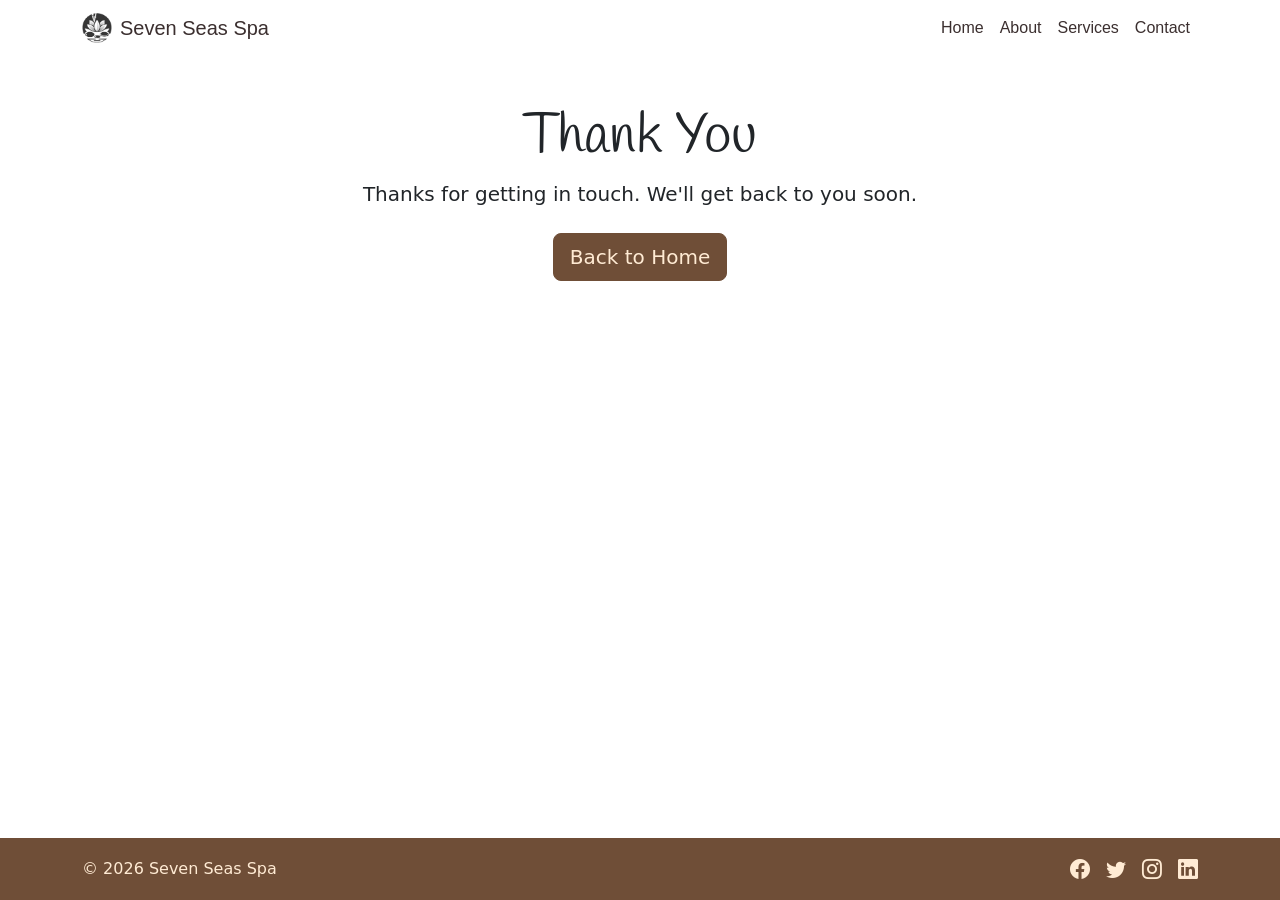
<file: thank-you.html>
<!DOCTYPE html>
<html lang="en">
<head>
    <meta charset="UTF-8">
    <meta name="viewport" content="width=device-width, initial-scale=1.0">
    <title>Thank You | Seven Seas Spa</title>
    <!-- Bootstrap CSS -->
    <link href="https://cdn.jsdelivr.net/npm/bootstrap@5.3.9/dist/css/bootstrap.min.css" rel="stylesheet" integrity="sha384-yEPZ7jP9S0QKiUQ0m3jjsO4ProIW7wvR9gXkI7JOGa2XVsw53Yke2bsdkBbjmmiX" crossorigin="anonymous">
    <!-- Bootstrap Icons -->
    <link href="https://cdn.jsdelivr.net/npm/bootstrap-icons@1.13.2/font/bootstrap-icons.min.css" rel="stylesheet" integrity="sha384-nWN3KqaaVcbEsCjLSV+2jMjh62Iny/+mN3srM8TZeM8N6aj7eDl5wwYggjAJ4/sJ" crossorigin="anonymous">
    <!-- Google Fonts -->
    <link rel="preconnect" href="https://fonts.googleapis.com">
    <link rel="preconnect" href="https://fonts.gstatic.com" crossorigin>
    <link href="https://fonts.googleapis.com/css2?family=Handlee&display=swap" rel="stylesheet">
    <!-- Custom CSS -->
    <link href="assets/css/style.css" rel="stylesheet">
</head>
<body class="d-flex flex-column min-vh-100">
    <header class="sticky-top">
        <nav class="navbar navbar-expand-lg navbar-light bg-white" aria-label="Main navigation">
            <div class="container">
                <a class="navbar-brand d-flex align-items-center" href="index.html">
                    <img src="assets/images/logo.png" alt="" width="30" height="30" class="me-2">
                    Seven Seas Spa
                </a>
                <button class="navbar-toggler" type="button" data-bs-toggle="collapse" data-bs-target="#navbarNav" aria-controls="navbarNav" aria-expanded="false" aria-label="Toggle navigation">
                    <span class="navbar-toggler-icon"></span>
                </button>
                <div class="collapse navbar-collapse" id="navbarNav">
                    <ul class="navbar-nav ms-auto">
                        <li class="nav-item">
                            <a class="nav-link" href="index.html">Home</a>
                        </li>
                        <li class="nav-item">
                            <a class="nav-link" href="about.html">About</a>
                        </li>
                        <li class="nav-item">
                            <a class="nav-link" href="services.html">Services</a>
                        </li>
                        <li class="nav-item">
                            <a class="nav-link" href="contact.html">Contact</a>
                        </li>
                    </ul>
                </div>
            </div>
        </nav>
    </header>

    <main>
        <section class="container text-center py-5">
            <h1 class="display-4">Thank You</h1>
            <p class="lead mb-4">Thanks for getting in touch. We'll get back to you soon.</p>
            <a href="index.html" class="btn btn-brown btn-lg">Back to Home</a>
        </section>
    </main>

    <footer class="site-footer py-3 mt-auto">
        <div class="container d-flex flex-wrap justify-content-between align-items-center gap-2">
            <p class="mb-0">&copy; 2026 Seven Seas Spa</p>
            <ul class="list-unstyled d-flex gap-3 mb-0">
                <li>
                    <a href="https://www.facebook.com/" target="_blank" rel="noopener noreferrer" aria-label="Facebook (opens in a new tab)"><i class="bi bi-facebook" aria-hidden="true"></i></a>
                </li>
                <li>
                    <a href="https://x.com/" target="_blank" rel="noopener noreferrer" aria-label="Twitter (opens in a new tab)"><i class="bi bi-twitter" aria-hidden="true"></i></a>
                </li>
                <li>
                    <a href="https://www.instagram.com/" target="_blank" rel="noopener noreferrer" aria-label="Instagram (opens in a new tab)"><i class="bi bi-instagram" aria-hidden="true"></i></a>
                </li>
                <li>
                    <a href="https://www.linkedin.com/" target="_blank" rel="noopener noreferrer" aria-label="LinkedIn (opens in a new tab)"><i class="bi bi-linkedin" aria-hidden="true"></i></a>
                </li>
            </ul>
        </div>
    </footer>

    <!-- Bootstrap JS bundle (includes Popper) -->
    <script src="https://cdn.jsdelivr.net/npm/bootstrap@5.3.9/dist/js/bootstrap.bundle.min.js" integrity="sha384-WyOxWvTyr1QaMPfiPJSv76iReVthorl5uWlFtZPyK0IEB0hGzo9y5Bp9mYanr8Bu" crossorigin="anonymous"></script>
</body>
</html>
</file>
<file: assets/css/style.css>
/* Headings */
h1,
h2,
h3,
h4,
h5,
h6 {
    font-family: "Handlee", cursive;
}

/* Navbar */
.navbar {
    --bs-navbar-color: #3b2f2f;
    --bs-navbar-hover-color: #3b2f2f;
    --bs-navbar-active-color: #3b2f2f;
    --bs-navbar-brand-color: #3b2f2f;
    --bs-navbar-brand-hover-color: #3b2f2f;
    font-family: Arial, sans-serif;
}

.navbar .nav-link.active {
    font-weight: 600;
}

/* Hero */
.hero-img {
    height: 80vh;
    object-fit: cover;
    object-position: 75% center;
}

.hero-small .hero-img {
    height: 40vh;
    min-height: 250px;
}

/* Dark overlay so the light heading is readable over the image */
.hero-content {
    background: rgba(0, 0, 0, 0.5);
}

.hero-text {
    max-width: 700px;
    color: #ffebd4;
}

.hero-text .btn {
    --bs-btn-color: #3b2f2f;
    --bs-btn-hover-color: #3b2f2f;
    --bs-btn-active-color: #3b2f2f;
}

@media (max-width: 991.98px) {
    .hero-content {
        background: rgba(0, 0, 0, 0.65);
    }

    .hero-welcome {
        display: block;
        font-size: 0.8em;
    }
}

/* Services */
.service-card .card-img-top {
    height: 200px;
    object-fit: cover;
}

/* Service details */
.rounded-image {
    border-radius: 15px;
}

/* Team */
.team-card .card-img-top {
    height: 300px;
    object-fit: cover;
    object-position: center 20%;
}

/* Testimonials */
.testimonial-img {
    width: 120px;
    height: 120px;
    object-fit: cover;
}

#testimonialCarousel .carousel-item {
    padding: 0 15%;
}

/* Contact form */
.contact-form {
    max-width: 700px;
}

.contact-form .form-control:focus {
    border-color: #6f4e37;
    box-shadow: 0 0 0 0.25rem rgba(111, 78, 55, 0.25);
}

.btn-brown {
    --bs-btn-color: #ffebd4;
    --bs-btn-bg: #6f4e37;
    --bs-btn-border-color: #6f4e37;
    --bs-btn-hover-color: #ffebd4;
    --bs-btn-hover-bg: #3b2f2f;
    --bs-btn-hover-border-color: #3b2f2f;
    --bs-btn-active-color: #ffebd4;
    --bs-btn-active-bg: #3b2f2f;
    --bs-btn-active-border-color: #3b2f2f;
}

/* Footer */
.site-footer {
    background-color: #6f4e37;
    color: #ffebd4;
}

.site-footer a {
    color: #ffebd4;
    font-size: 1.25rem;
}

.site-footer a:hover,
.site-footer a:focus-visible {
    color: #fff;
}
</file>
